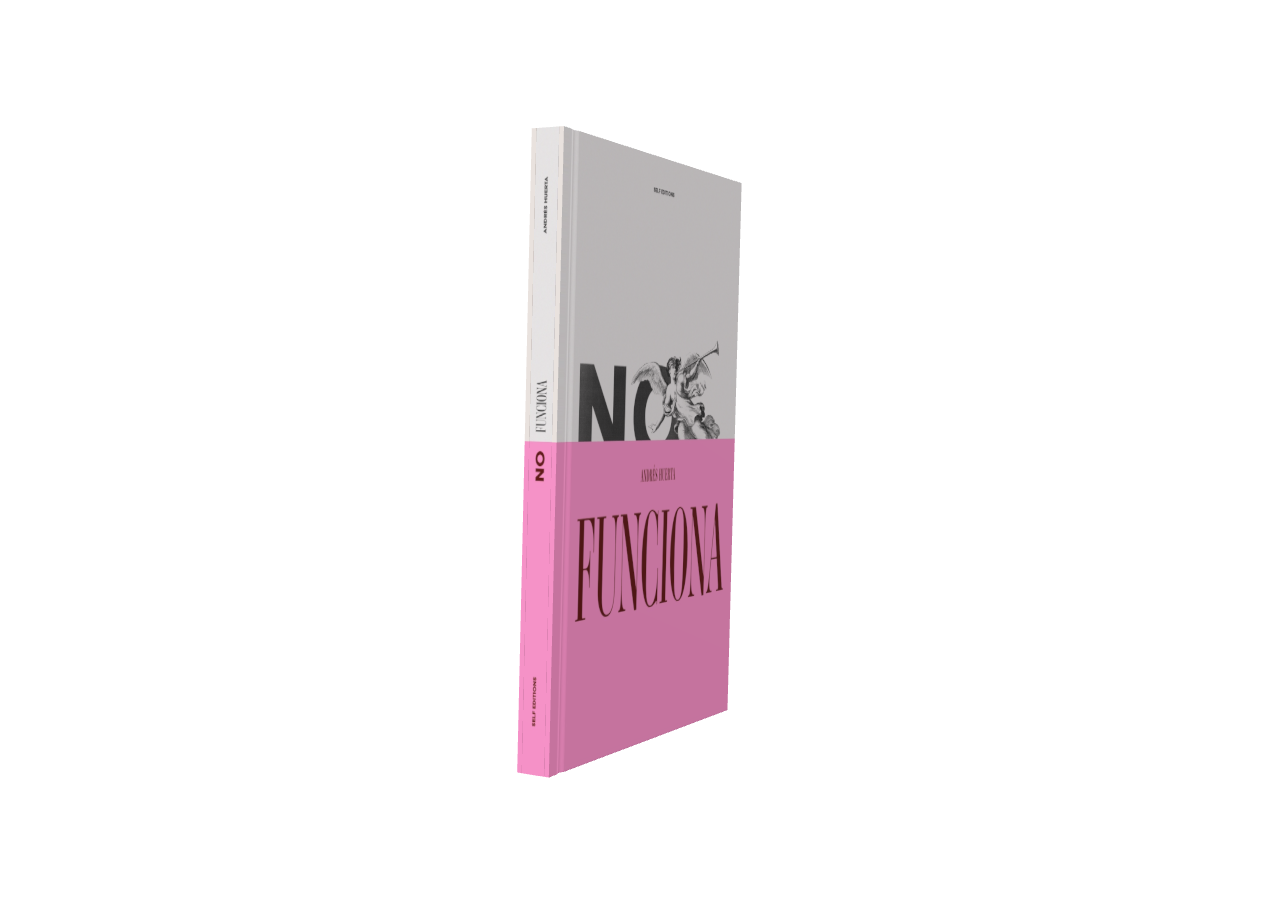
<file: assets/no-funciona/index.html>
<!doctype html><html lang="es"><meta charset="utf-8"><meta name="viewport" content="width=device-width, initial-scale=1"><title>NO FUNCIONA · Libro 3D</title><style>html,body{margin:0;width:100%;height:100%;background:transparent}#libro{width:100%;height:100%;min-height:300px}#error{position:absolute;inset:40% 10%;font:16px system-ui;text-align:center}</style><div id="libro"></div><div id="error" hidden></div><script type="module">import {mountBook} from './book-viewer.js?v=mvfbfysk';try{window.bookViewer=await mountBook(document.querySelector('#libro'),{modelUrl:new URL('./cover.glb'+location.search,location.href)});window.bookReady=true;}catch(e){const el=document.querySelector('#error');el.hidden=false;el.textContent='No se pudo cargar el libro 3D. Comprueba que se sirve por HTTP y que WebGL está disponible.';console.error(e);}</script></html>
</file>
